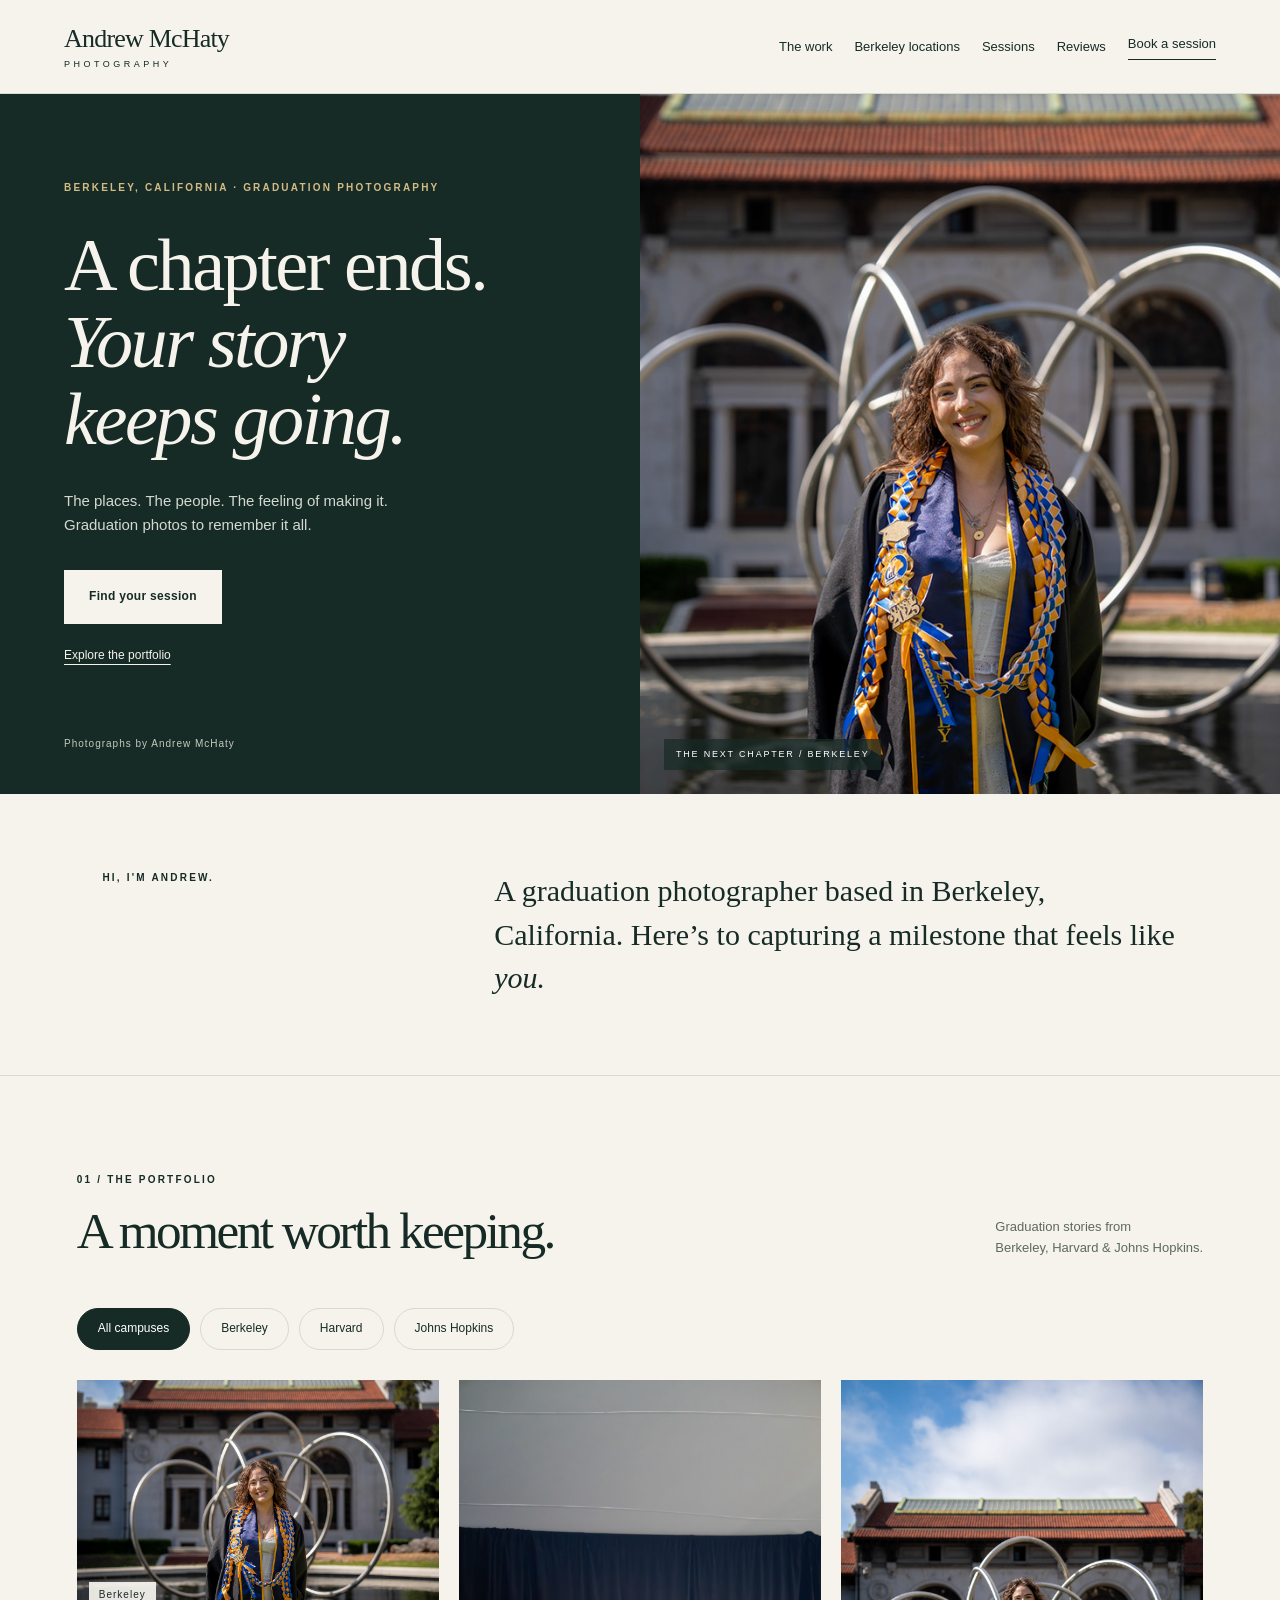
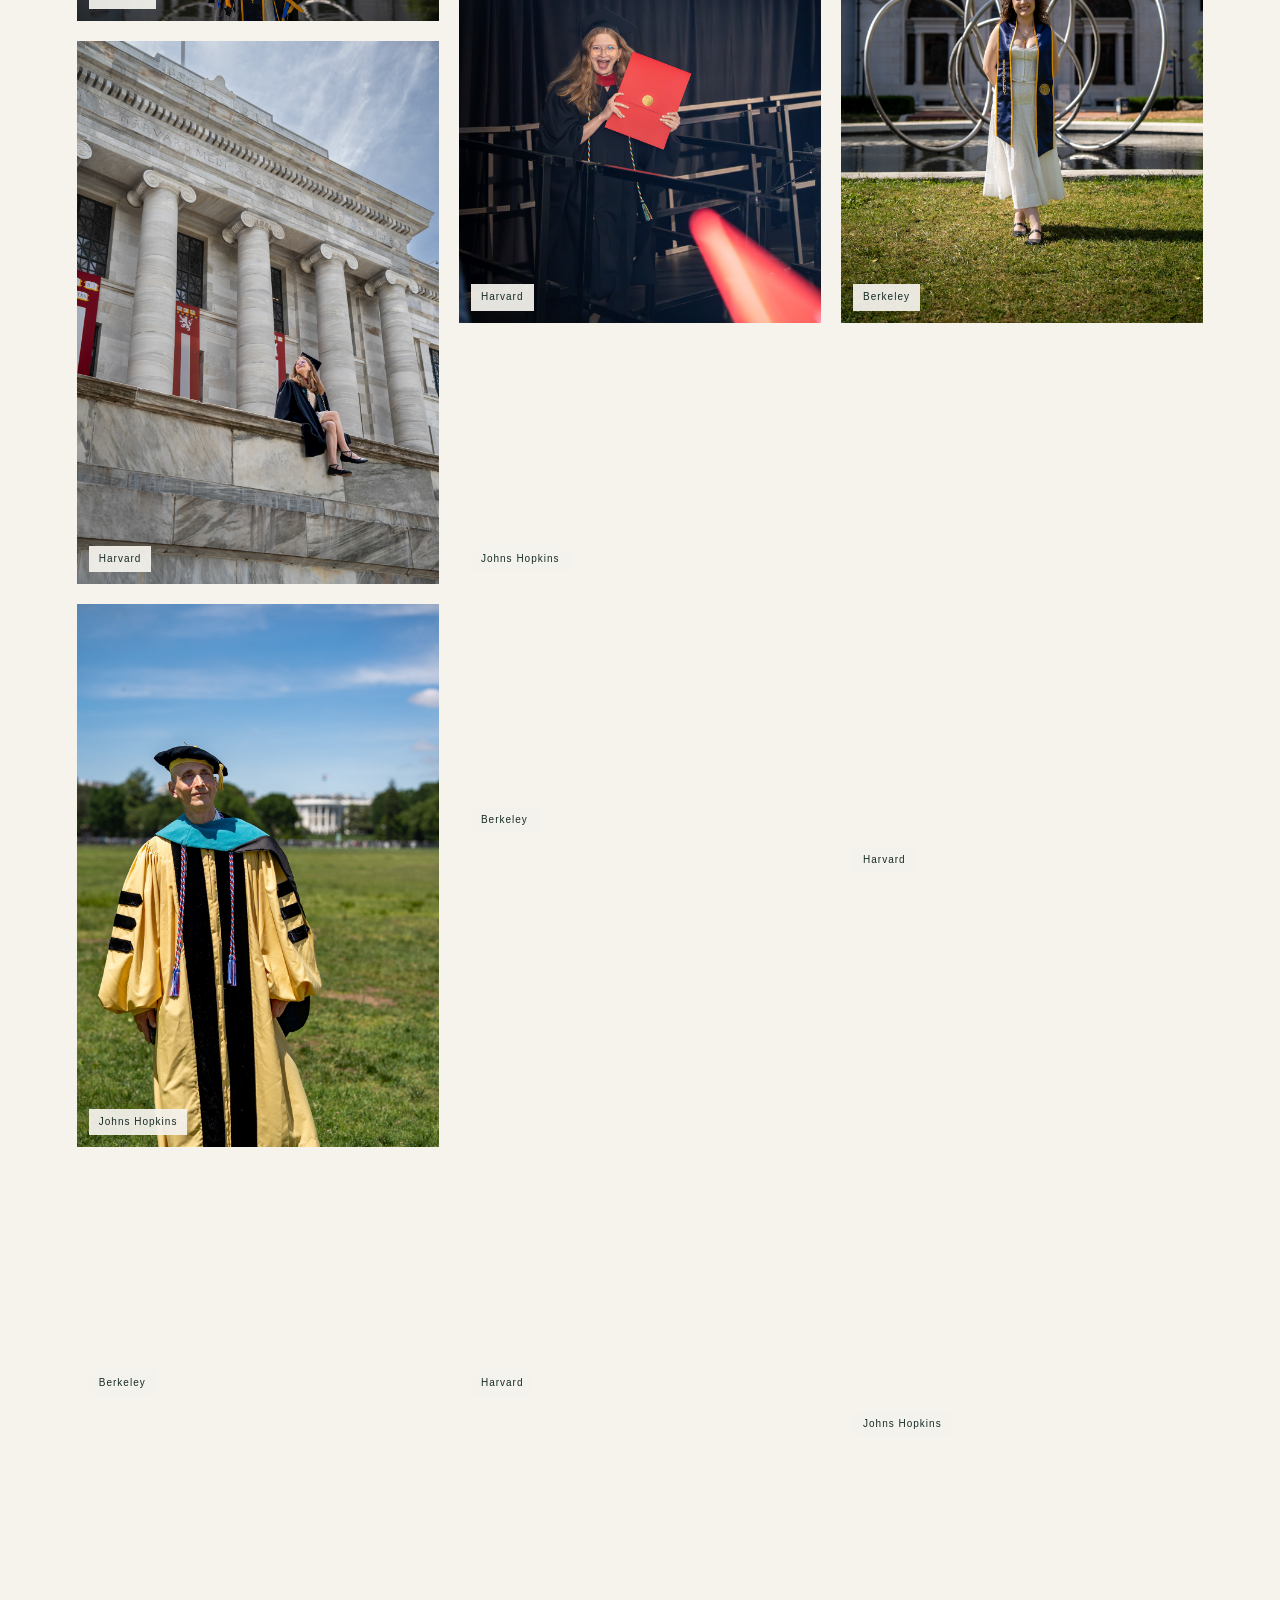
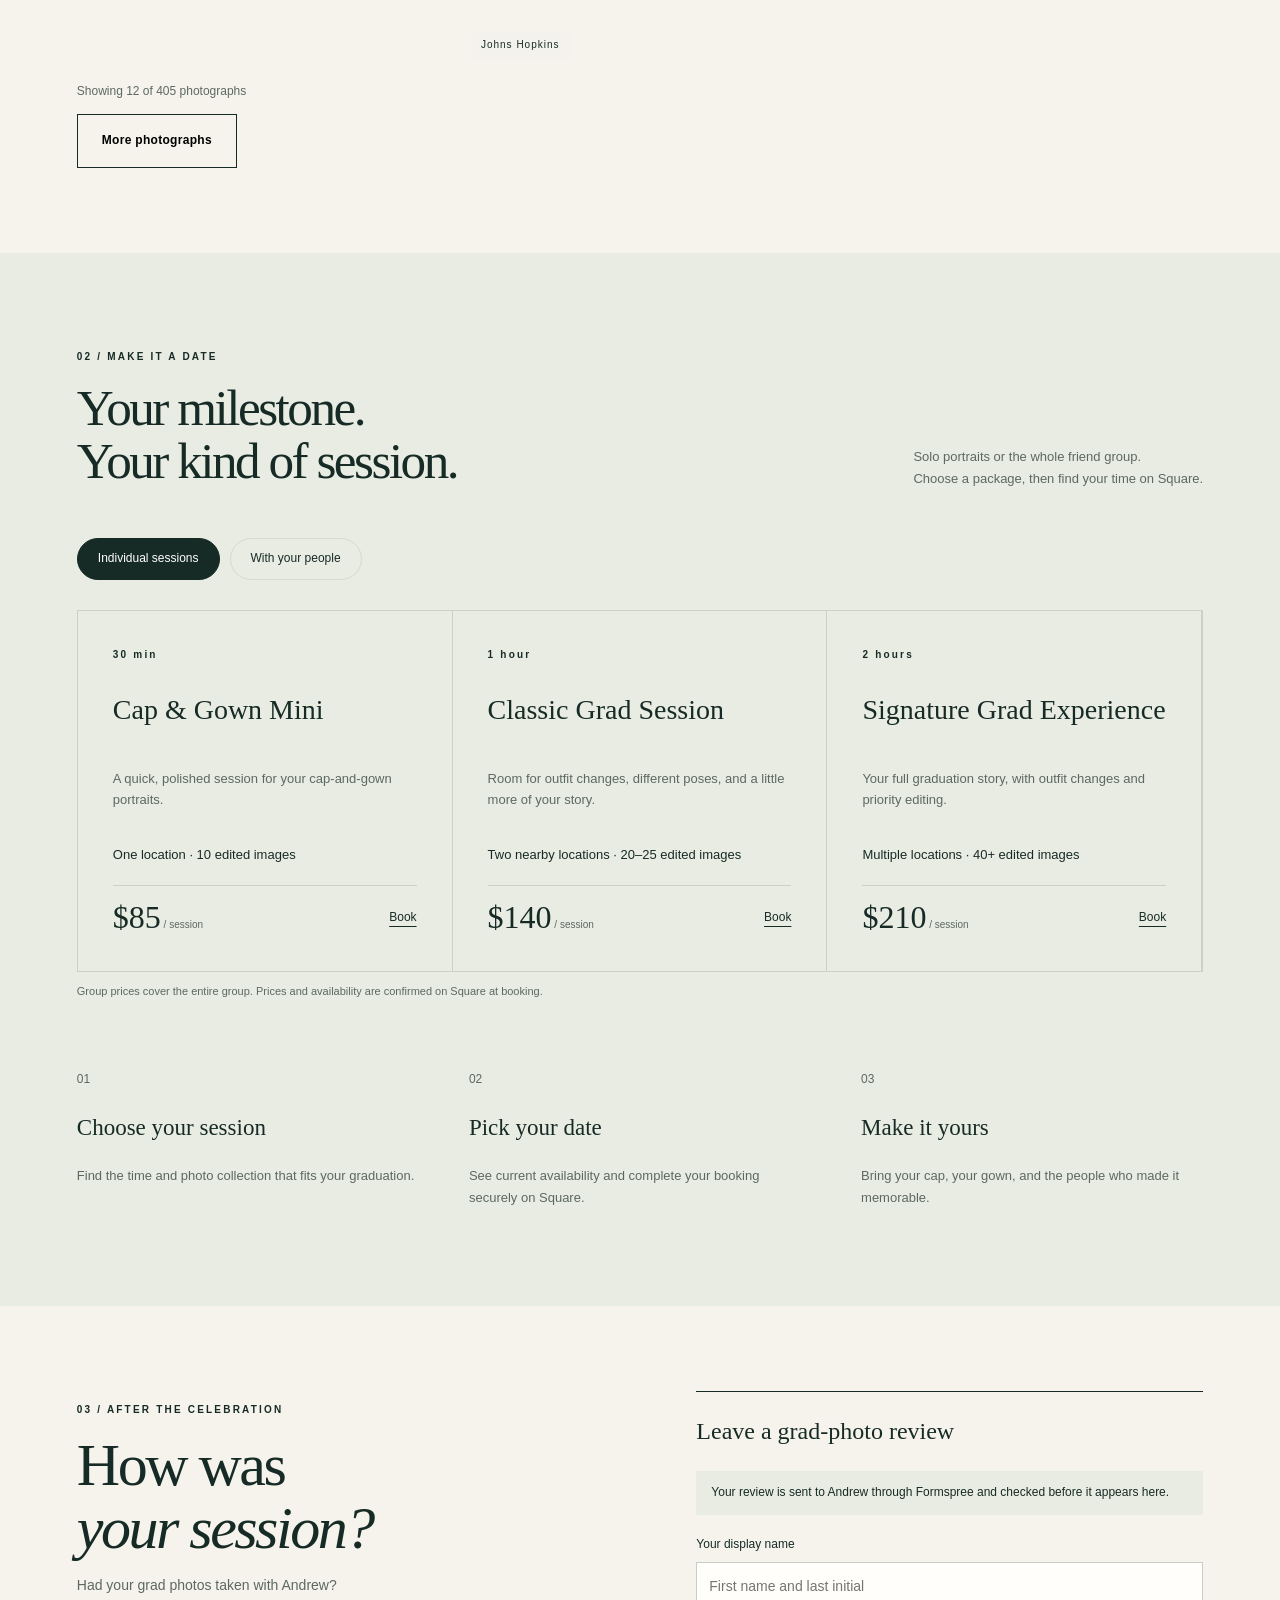
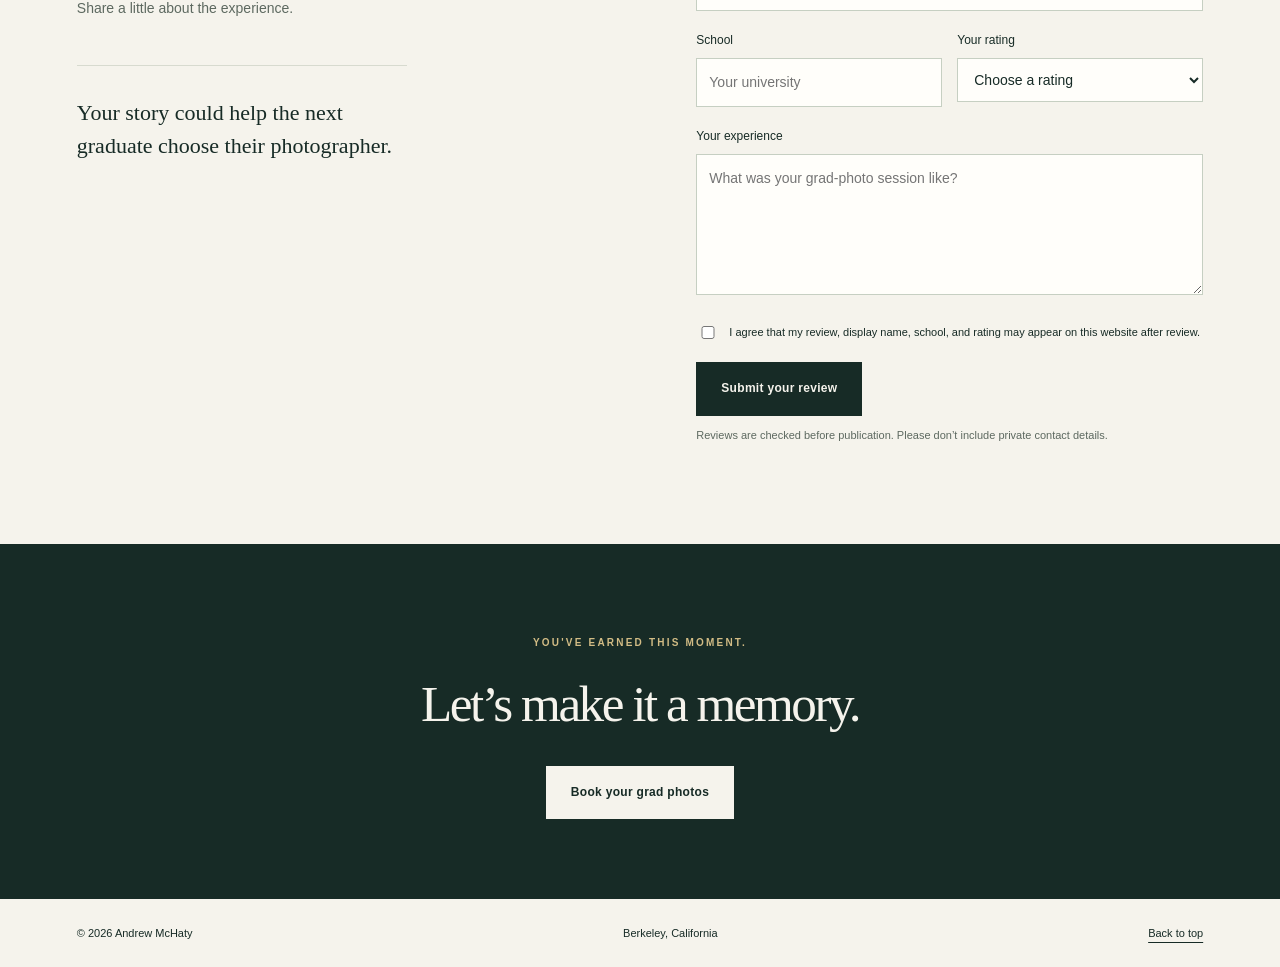
<file: index.html>
<!doctype html><html lang="en"><head><meta charset="utf-8"><meta name="viewport" content="width=device-width,initial-scale=1"><meta name="description" content="Graduation photography by Andrew McHaty, based in Berkeley, California. Explore the portfolio, choose your session, and book with Square."><meta name="theme-color" content="#172b26"><title>Andrew McHaty — Graduation Photography</title><link rel="stylesheet" href="styles.css"><script src="config.js" defer></script><script src="app.js" defer></script></head><body><a class="skip" href="#main">Skip to content</a><header><a class="brand" href="#">Andrew McHaty<span>PHOTOGRAPHY</span></a><nav aria-label="Main navigation"><a href="#work">The work</a><a href="locations.html">Berkeley locations</a><a href="#sessions">Sessions</a><a href="#reviews">Reviews</a><a class="nav-book" href="#sessions">Book a session</a></nav></header><main id="main"><section class="hero"><div class="hero-copy"><p class="eyebrow">BERKELEY, CALIFORNIA · GRADUATION PHOTOGRAPHY</p><h1>A chapter ends.<br><em>Your story<br>keeps going.</em></h1><p>The places. The people. The feeling of making it.<br>Graduation photos to remember it all.</p><a class="button light" href="#sessions">Find your session</a><a class="text-link" href="#work">Explore the portfolio</a><div class="hero-note">Photographs by Andrew McHaty</div></div><div class="hero-photo"><img src="assets/berkeley-1.jpg" alt="A Berkeley graduation portrait by Andrew McHaty" fetchpriority="high"><span>THE NEXT CHAPTER / BERKELEY</span></div></section><section class="intro"><span class="eyebrow">HI, I'M ANDREW.</span><p>A graduation photographer based in Berkeley, California. Here’s to capturing a milestone that feels like <em>you.</em></p></section><section id="work" class="section"><div class="section-heading"><div><p class="eyebrow">01 / THE PORTFOLIO</p><h2>A moment worth keeping.</h2></div><p>Graduation stories from<br>Berkeley, Harvard & Johns Hopkins.</p></div><div class="filters" aria-label="Filter photographs"><button aria-pressed="true" data-school="All">All campuses</button><button aria-pressed="false" data-school="Berkeley">Berkeley</button><button aria-pressed="false" data-school="Harvard">Harvard</button><button aria-pressed="false" data-school="Johns Hopkins">Johns Hopkins</button></div><div id="gallery" class="gallery"></div><p id="gallery-status" role="status"></p><button id="more" class="button outline" hidden>More photographs</button><noscript><p>Enable JavaScript to browse the galleries, or <a href="https://andrewmchaty06ca.myportfolio.com/">visit the original portfolio</a>.</p></noscript></section><section id="sessions" class="section sessions"><div class="section-heading"><div><p class="eyebrow">02 / MAKE IT A DATE</p><h2>Your milestone.<br>Your kind of session.</h2></div><p>Solo portraits or the whole friend group.<br>Choose a package, then find your time on Square.</p></div><div class="filters" aria-label="Session type"><button data-package="Individual" aria-pressed="true">Individual sessions</button><button data-package="Group" aria-pressed="false">With your people</button></div><div class="packages"><article class="package" data-type="Individual"><span class="eyebrow">30 min</span><h3>Cap & Gown Mini</h3><p>A quick, polished session for your cap-and-gown portraits.</p><p class="includes">One location · 10 edited images</p><div class="price"><span>$85<small> / session</small></span><a href="https://book.squareup.com/appointments/7v3powpl4uqphj/location/L8V2BSBK9CNKJ/services/PG3IJKQUWAB6ENH4GYO2BOEB" target="_blank" rel="noopener" aria-label="Book Cap & Gown Mini on Square">Book</a></div></article><article class="package" data-type="Individual"><span class="eyebrow">1 hour</span><h3>Classic Grad Session</h3><p>Room for outfit changes, different poses, and a little more of your story.</p><p class="includes">Two nearby locations · 20–25 edited images</p><div class="price"><span>$140<small> / session</small></span><a href="https://book.squareup.com/appointments/7v3powpl4uqphj/location/L8V2BSBK9CNKJ/services/M57TUXRUELEJL3IGXG7S53CV" target="_blank" rel="noopener" aria-label="Book Classic Grad Session on Square">Book</a></div></article><article class="package" data-type="Individual"><span class="eyebrow">2 hours</span><h3>Signature Grad Experience</h3><p>Your full graduation story, with outfit changes and priority editing.</p><p class="includes">Multiple locations · 40+ edited images</p><div class="price"><span>$210<small> / session</small></span><a href="https://book.squareup.com/appointments/7v3powpl4uqphj/location/L8V2BSBK9CNKJ/services/DLTDJEAZHCG6TDRI4BN2VUSU" target="_blank" rel="noopener" aria-label="Book Signature Grad Experience on Square">Book</a></div></article><article class="package" data-type="Group"><span class="eyebrow">30 min</span><h3>Group Mini</h3><p>A cap-and-gown moment with your friends or roommates at one location.</p><p class="includes">Up to 4 people · 15 edited group photos</p><div class="price"><span>$120<small> / group</small></span><a href="https://book.squareup.com/appointments/7v3powpl4uqphj/location/L8V2BSBK9CNKJ/services/3R3POOOJ2R5B7A2LCYVMIKCX" target="_blank" rel="noopener" aria-label="Book Group Mini on Square">Book</a></div></article><article class="package" data-type="Group"><span class="eyebrow">1 hour</span><h3>Friends & Finals</h3><p>Group and individual photos across one or two locations.</p><p class="includes">Up to 6 people · 30–35 edited images</p><div class="price"><span>$180<small> / group</small></span><a href="https://book.squareup.com/appointments/7v3powpl4uqphj/location/L8V2BSBK9CNKJ/services/UICNL4PDQKHTQ3Z2CI2AZ6EH" target="_blank" rel="noopener" aria-label="Book Friends & Finals on Square">Book</a></div></article><article class="package" data-type="Group"><span class="eyebrow">2 hours</span><h3>Full Squad Grad Session</h3><p>Multiple locations with full-group, small-group, and individual portraits.</p><p class="includes">Up to 10 people · 50+ edited images</p><div class="price"><span>$320<small> / group</small></span><a href="https://book.squareup.com/appointments/7v3powpl4uqphj/location/L8V2BSBK9CNKJ/services/5ICFQWGISFNSEU4ZT4SOBGLJ" target="_blank" rel="noopener" aria-label="Book Full Squad Grad Session on Square">Book</a></div></article></div><p class="fine">Group prices cover the entire group. Prices and availability are confirmed on Square at booking.</p><div class="steps"><div><span>01</span><h3>Choose your session</h3><p>Find the time and photo collection that fits your graduation.</p></div><div><span>02</span><h3>Pick your date</h3><p>See current availability and complete your booking securely on Square.</p></div><div><span>03</span><h3>Make it yours</h3><p>Bring your cap, your gown, and the people who made it memorable.</p></div></div></section><section id="reviews" class="section reviews"><div><p class="eyebrow">03 / AFTER THE CELEBRATION</p><h2>How was<br><em>your session?</em></h2><p>Had your grad photos taken with Andrew?<br>Share a little about the experience.</p><div id="published-reviews"><p class="empty">Your story could help the next graduate choose their photographer.</p></div></div><form id="review-form"><h3>Leave a grad-photo review</h3><p id="review-setup" class="notice">Review submissions are not open yet. Please check back soon.</p><label for="name">Your display name</label><input id="name" name="name" maxlength="80" autocomplete="name" required placeholder="First name and last initial"><div class="form-row"><div><label for="school">School</label><input id="school" name="school" maxlength="100" placeholder="Your university" required></div><div><label for="rating">Your rating</label><select id="rating" name="rating" required><option value="">Choose a rating</option><option value="5">★★★★★ — 5</option><option value="4">★★★★ — 4</option><option value="3">★★★ — 3</option><option value="2">★★ — 2</option><option value="1">★ — 1</option></select></div></div><label for="review">Your experience</label><textarea id="review" name="review" rows="5" maxlength="3000" minlength="15" required placeholder="What was your grad-photo session like?"></textarea><label class="consent"><input type="checkbox" name="publication_consent" value="yes" required><span>I agree that my review, display name, school, and rating may appear on this website after review.</span></label><div class="trap" aria-hidden="true"><label>Leave this blank<input name="_gotcha" tabindex="-1" autocomplete="off"></label></div><button id="submit-review" class="button dark" type="submit" disabled>Submit your review</button><p class="fine">Reviews are checked before publication. Please don’t include private contact details.</p><p id="form-status" role="status" aria-live="polite"></p></form></section><section class="closing"><p class="eyebrow">YOU'VE EARNED THIS MOMENT.</p><h2>Let’s make it a memory.</h2><a class="button light" href="https://book.squareup.com/appointments/7v3powpl4uqphj/location/L8V2BSBK9CNKJ/services" target="_blank" rel="noopener">Book your grad photos</a></section></main><footer><span>© <span id="year">2026</span> Andrew McHaty</span><span>Berkeley, California</span><a href="#">Back to top</a></footer><dialog id="lightbox"><button id="close-photo" aria-label="Close photograph">×</button><img alt=""><p></p><div><button id="previous" aria-label="Previous photograph">Previous</button><button id="next" aria-label="Next photograph">Next</button></div></dialog></body></html>
</file>
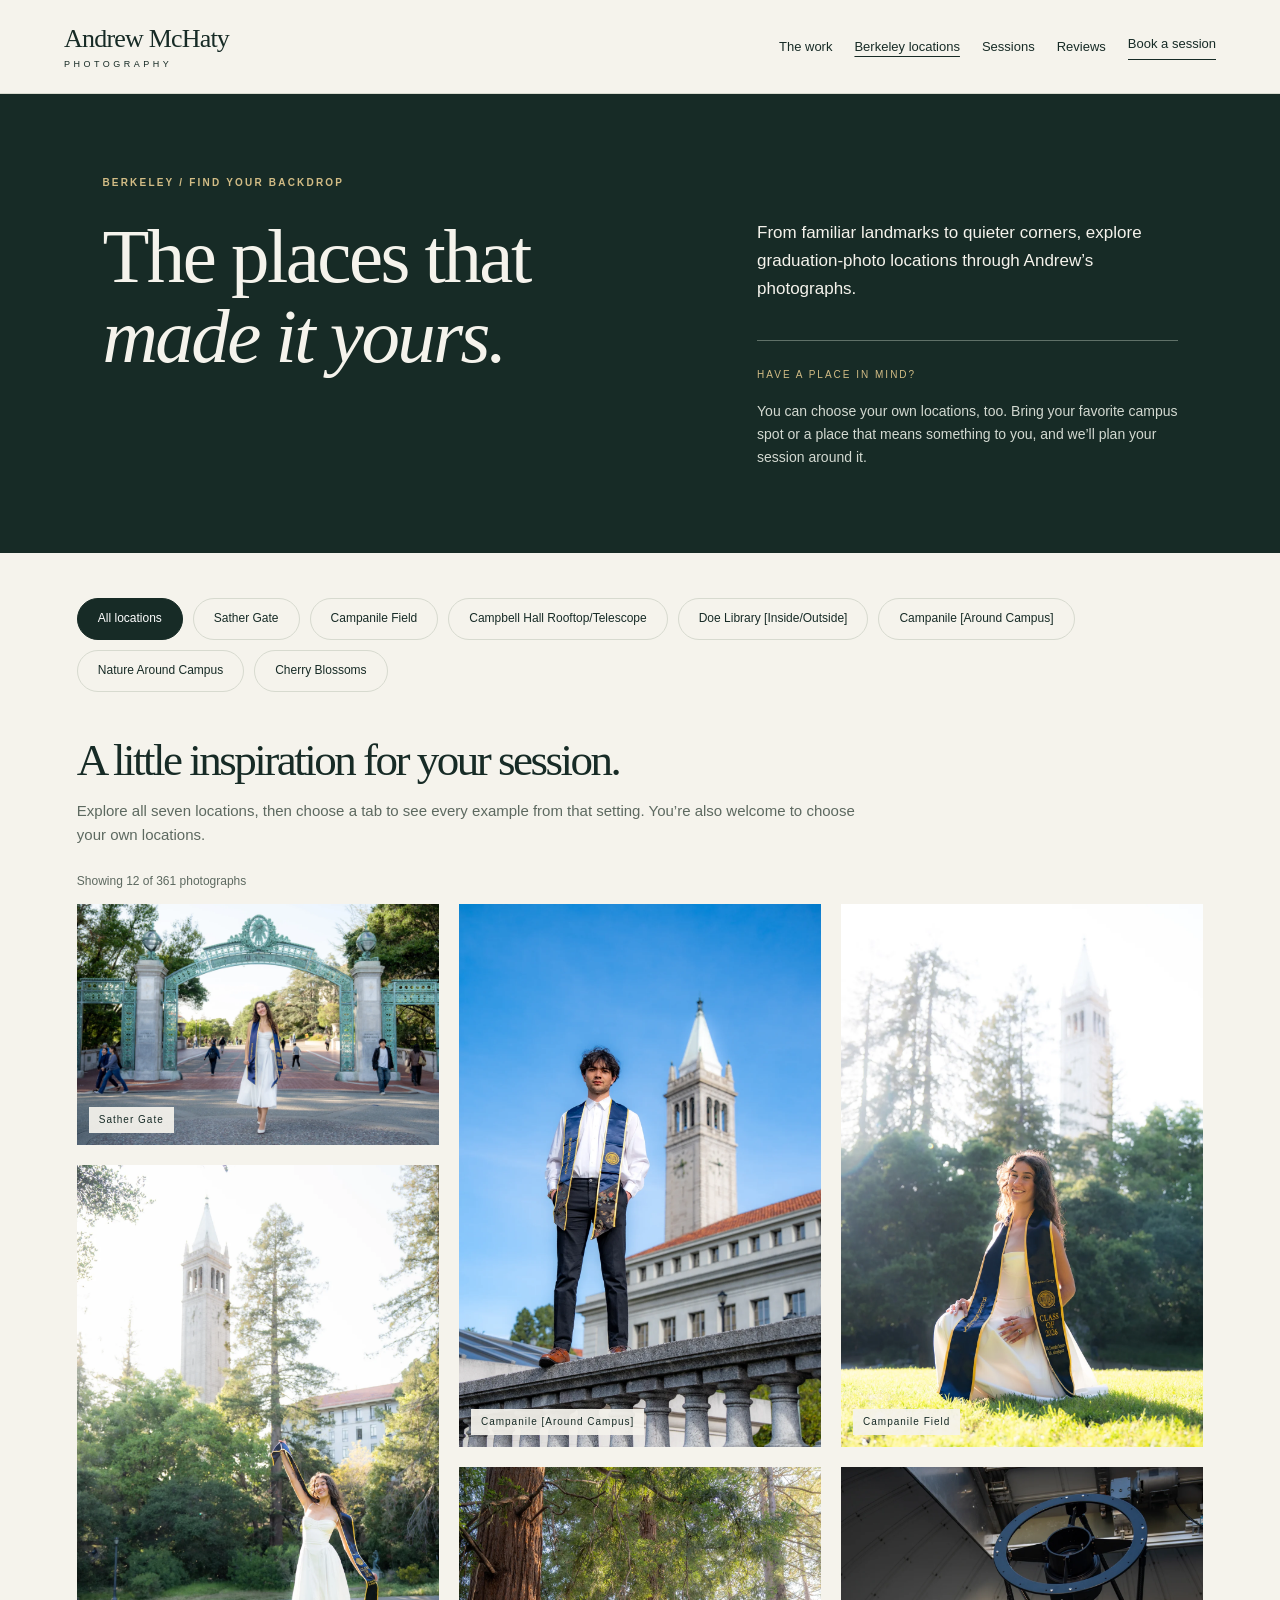
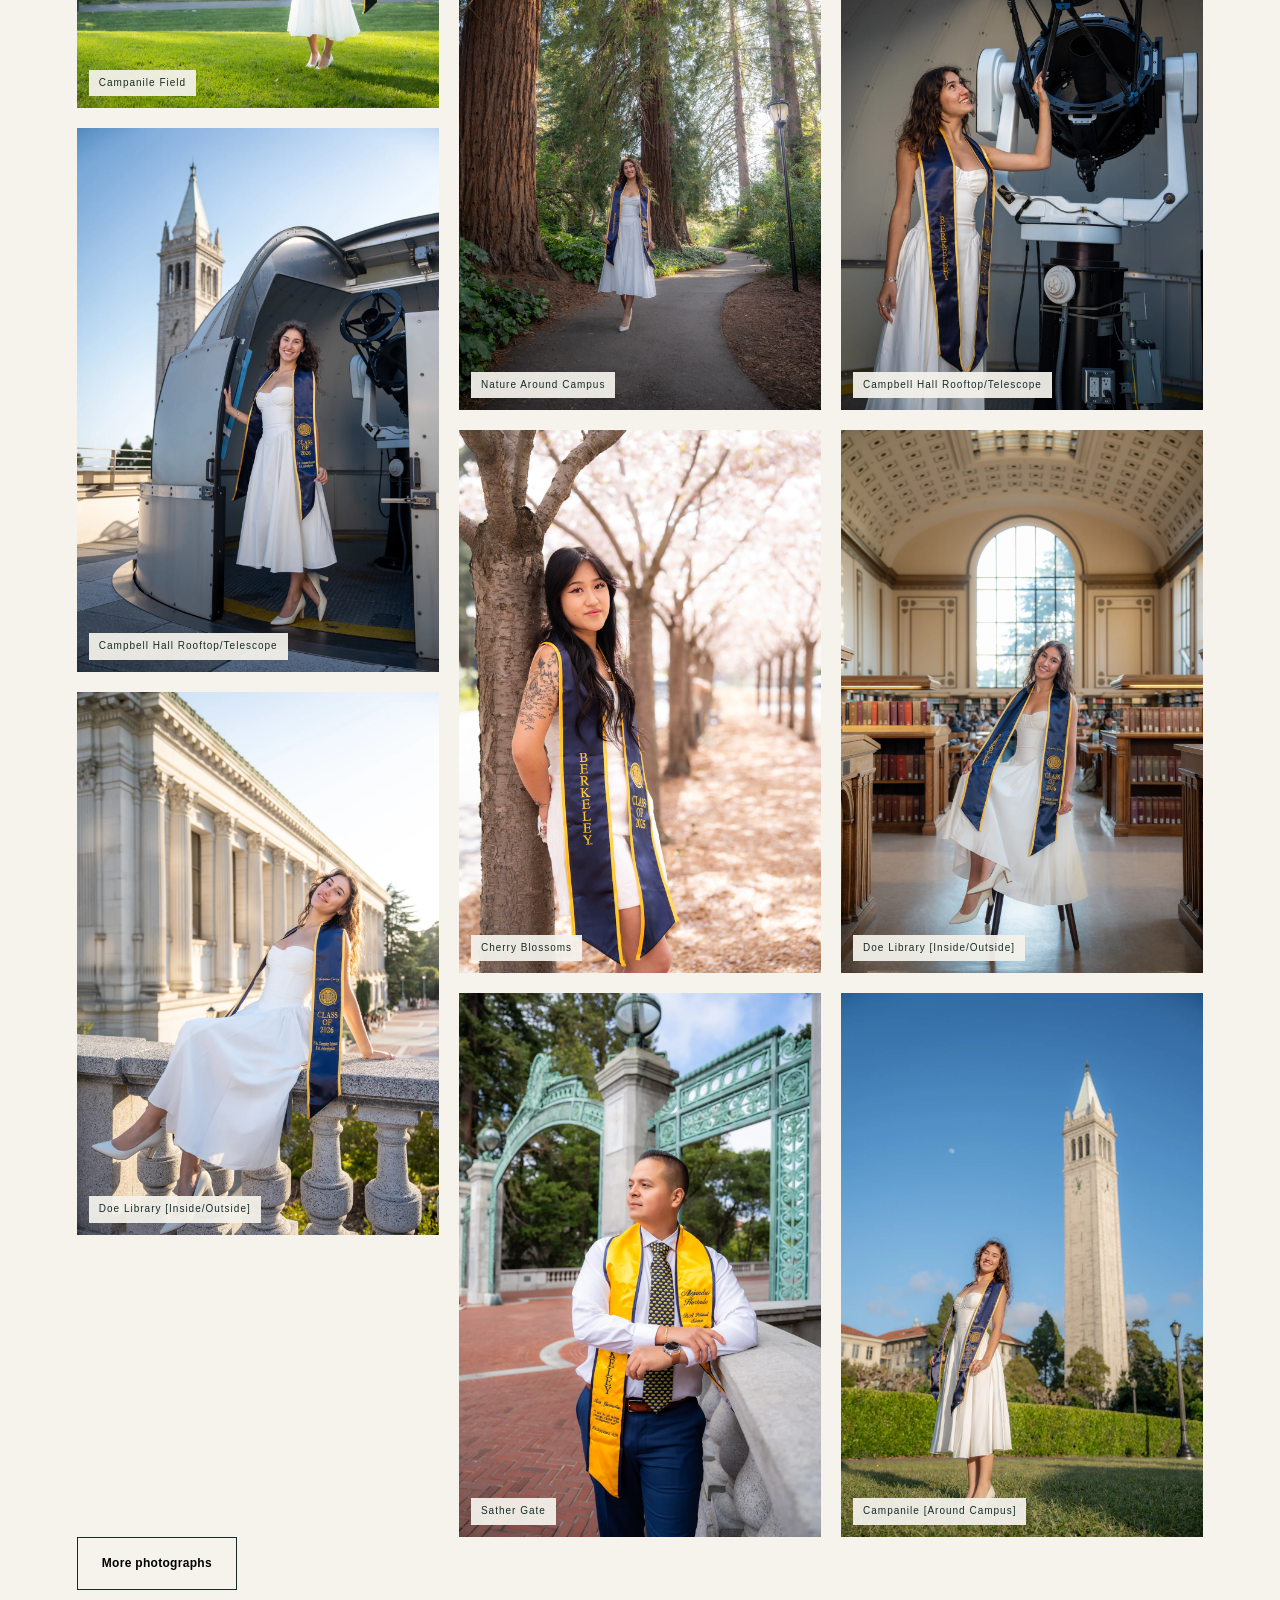
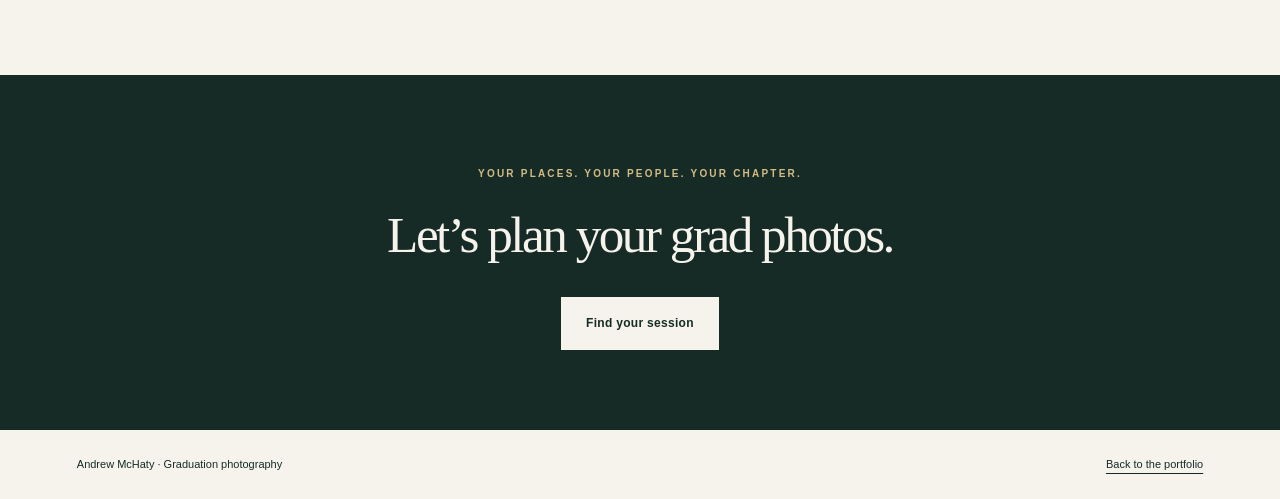
<file: locations.html>
<!doctype html><html lang="en"><head><meta charset="utf-8"><meta name="viewport" content="width=device-width,initial-scale=1"><title>Berkeley Photo Locations — Andrew McHaty</title><meta name="description" content="Find your Berkeley graduation photo locations: Sather Gate, the Campanile, Doe Library, campus nature, and more. You can choose your own locations too."><link rel="stylesheet" href="styles.css"><link rel="stylesheet" href="locations.css"><script src="locations.js" defer></script></head><body><a class="skip" href="#main">Skip to content</a><header><a class="brand" href="index.html">Andrew McHaty<span>PHOTOGRAPHY</span></a><nav aria-label="Main navigation"><a href="index.html#work">The work</a><a href="locations.html" aria-current="page">Berkeley locations</a><a href="index.html#sessions">Sessions</a><a href="index.html#reviews">Reviews</a><a class="nav-book" href="index.html#sessions">Book a session</a></nav></header><main id="main"><section class="location-intro"><p class="eyebrow">BERKELEY / FIND YOUR BACKDROP</p><h1>The places that<br><em>made it yours.</em></h1><p>From familiar landmarks to quieter corners, explore graduation-photo locations through Andrew’s photographs.</p><div class="own-location"><span>HAVE A PLACE IN MIND?</span><p>You can choose your own locations, too. Bring your favorite campus spot or a place that means something to you, and we’ll plan your session around it.</p></div></section><section class="section location-section"><div id="location-filters" class="filters" aria-label="Berkeley photo locations"></div><div id="location-description" class="location-description"></div><p id="location-status" role="status" aria-live="polite"></p><div id="location-gallery" class="gallery"></div><button id="location-more" class="button outline" hidden>More photographs</button><noscript><p>Enable JavaScript to explore the location galleries.</p></noscript></section><section class="closing"><p class="eyebrow">YOUR PLACES. YOUR PEOPLE. YOUR CHAPTER.</p><h2>Let’s plan your grad photos.</h2><a class="button light" href="index.html#sessions">Find your session</a></section></main><footer><span>Andrew McHaty · Graduation photography</span><a href="index.html#work">Back to the portfolio</a></footer><dialog id="location-lightbox"><button id="location-close" aria-label="Close photograph">×</button><img alt=""><p></p><div><button id="location-previous">Previous</button><button id="location-next">Next</button></div></dialog></body></html>
</file>
<file: styles.css>
:root{--ink:#172b26;--paper:#f5f3ec;--line:#d7dacf;--muted:#5d6960;--gold:#d2bc85}*{box-sizing:border-box}html{scroll-behavior:smooth;scroll-padding-top:100px}body{margin:0;background:var(--paper);color:var(--ink);font:15px/1.65 Arial,sans-serif}a{color:inherit}button,input,textarea,select{font:inherit}button,a,input,select,textarea{-webkit-tap-highlight-color:transparent}button,a{touch-action:manipulation}button{cursor:pointer}a{text-underline-offset:5px}button:focus-visible,a:focus-visible,input:focus-visible,textarea:focus-visible,select:focus-visible{outline:3px solid #9a7533;outline-offset:4px}.skip{position:absolute;top:-100px}.skip:focus{top:10px;z-index:99;background:white;padding:15px}header{padding:24px 5%;display:flex;justify-content:space-between;align-items:center;border-bottom:1px solid var(--line)}.brand{text-decoration:none;font:26px Georgia,serif;letter-spacing:-.8px}.brand span{display:block;font:9px Arial,sans-serif;letter-spacing:3.5px;margin-top:5px}nav{display:flex;gap:32px;align-items:center;font-size:13px}nav a{text-decoration:none}.nav-book{border-bottom:1px solid;padding-bottom:5px}.hero{display:grid;grid-template-columns:1fr 1fr;background:var(--ink);color:var(--paper);min-height:700px}.hero-copy{padding:75px 10% 35px}.eyebrow{font-size:10px;letter-spacing:2.2px;font-weight:600;line-height:1.8}.hero .eyebrow{color:var(--gold)}h1,h2{font-family:Georgia,serif;font-weight:400;line-height:1.04;letter-spacing:-2.5px}h1{font-size:clamp(48px,5.8vw,88px);margin:30px 0}em{font-weight:400}.hero-copy>p:not(.eyebrow){color:#d3d9d1;font-size:15px;margin-bottom:32px}.button{display:inline-flex;gap:30px;align-items:center;justify-content:center;border:1px solid transparent;padding:16px 24px;text-decoration:none;font-size:12px;font-weight:600;letter-spacing:.3px}.light{background:var(--paper);color:var(--ink)}.dark{background:var(--ink);color:var(--paper)}.outline{background:transparent;border-color:var(--ink)}.text-link{display:block;width:max-content;margin-top:22px;font-size:12px}.hero-note{margin-top:70px;font-size:10px;letter-spacing:1px;color:#c3c9bf}.hero-photo{position:relative;min-height:600px}.hero-photo img{width:100%;height:100%;position:absolute;object-fit:cover;object-position:center 35%}.hero-photo span{position:absolute;bottom:24px;left:24px;color:white;background:#172b26b5;padding:8px 12px;font-size:9px;letter-spacing:1.8px}.intro{padding:75px 8%;display:grid;grid-template-columns:1fr 2fr;gap:50px;border-bottom:1px solid var(--line)}.intro p{font:30px/1.45 Georgia,serif;margin:0;max-width:750px}.section{padding:85px 6%}.section-heading{display:flex;justify-content:space-between;align-items:end;gap:30px;margin-bottom:36px}.section-heading>p{font-size:13px;color:var(--muted)}h2{font-size:clamp(36px,4vw,58px);margin:15px 0}h3{font-family:Georgia,serif;font-weight:400;font-size:24px;line-height:1.25}.filters{display:flex;gap:10px;flex-wrap:wrap;margin:30px 0}.filters button{border:1px solid var(--line);border-radius:50px;padding:10px 20px;background:transparent;color:var(--ink);font-size:12px}.filters button[aria-pressed=true]{background:var(--ink);border-color:var(--ink);color:white}.gallery{columns:3;column-gap:20px}.photo{width:100%;display:block;border:0;background:none;padding:0;margin:0 0 20px;position:relative;overflow:hidden;break-inside:avoid}.photo img{display:block;width:100%;height:auto;transition:transform .35s}.photo:hover img{transform:scale(1.025)}.photo span{position:absolute;bottom:12px;left:12px;background:#f5f3ecee;padding:5px 10px;font-size:10px;letter-spacing:1px;color:var(--ink)}#gallery-status{font-size:12px;color:var(--muted)}.sessions{background:#e9ece3}.packages{display:grid;grid-template-columns:repeat(3,1fr);border:1px solid #cbd1c4}.package{padding:35px;border-right:1px solid #cbd1c4;display:flex;flex-direction:column}.package:last-child{border:0}.package h3{font-size:28px}.package p{color:var(--muted);font-size:13px}.package .includes{margin-top:auto;padding:20px 0;border-bottom:1px solid #cbd1c4;color:var(--ink)}.price{display:flex;justify-content:space-between;align-items:center}.price>span{font:32px Georgia,serif}.price small{font:10px Arial,sans-serif;color:var(--muted)}.price a{font-size:12px}.fine{font-size:11px;color:var(--muted);line-height:1.6}.steps{display:grid;grid-template-columns:repeat(3,1fr);gap:50px;margin-top:65px}.steps span{font-size:12px;color:var(--muted)}.steps h3{font-size:23px}.steps p{font-size:13px;color:var(--muted)}.reviews{display:grid;grid-template-columns:1fr 1fr;gap:10%;align-items:start}.reviews>div>p:not(.eyebrow){color:var(--muted);font-size:14px}.reviews h2{font-size:60px}form{border-top:1px solid var(--ink)}form h3{margin-bottom:25px}label{display:block;font-size:12px;margin:20px 0 7px}input,select,textarea{width:100%;border:1px solid #c6cfc2;border-radius:0;padding:12px;background:#fffefa;color:var(--ink);font-size:14px}textarea{resize:vertical}.form-row{display:grid;grid-template-columns:1fr 1fr;gap:15px}.consent{display:flex;gap:10px;font-size:11px;align-items:start;margin:20px 0}.consent input{width:16px;flex-shrink:0;margin-top:3px}.trap{position:absolute;left:-9999px}.notice{font-size:12px;padding:12px 15px;background:#e9ece3}button:disabled{opacity:.5;cursor:not-allowed}.empty{border-top:1px solid var(--line);padding-top:30px;margin-top:45px;font:22px/1.5 Georgia,serif;max-width:330px}.review-card{border-top:1px solid var(--line);padding:24px 0}.review-card blockquote{margin:12px 0;font:22px/1.5 Georgia,serif;white-space:pre-wrap;overflow-wrap:anywhere}.review-card p{font-size:12px}.closing{background:var(--ink);color:var(--paper);text-align:center;padding:80px 20px}.closing h2{margin:25px 0 35px}.closing .eyebrow{color:var(--gold)}footer{display:flex;justify-content:space-between;gap:15px;padding:25px 6%;font-size:11px}dialog{border:0;background:var(--ink);color:white;max-width:95vw;width:1000px;padding:40px 25px 20px}dialog::backdrop{background:#000d}dialog img{width:100%;height:70vh;object-fit:contain}dialog p{text-align:center;font-size:12px}dialog div{display:flex;justify-content:space-between}dialog button{background:none;color:white;border:1px solid #728078;padding:8px 15px}#close-photo{position:absolute;right:10px;top:5px;border:0;font-size:28px}[hidden]{display:none!important}@media(min-width:1600px){body{max-width:1800px;margin:auto}}@media(max-width:800px){header{padding:18px 5%}.brand{font-size:21px}nav{gap:14px;font-size:11px}.nav-book{display:none}.hero{min-height:0}.hero-copy{padding:45px 8%}.hero-note{margin-top:35px}.hero-photo{min-height:500px}h1{font-size:51px}.hero-copy>p:not(.eyebrow){font-size:13px}.intro{padding:45px 6%;gap:20px}.intro p{font-size:24px}.section{padding:55px 5%}.package{padding:22px}.packages{grid-template-columns:1fr}.package{border-right:0;border-bottom:1px solid #cbd1c4}.steps{gap:25px}.reviews{gap:6%}.reviews h2{font-size:44px}}@media(max-width:560px){.hero{grid-template-columns:1fr}.hero-copy{padding:40px 7%}.hero h1{font-size:58px}.hero-photo{height:470px;min-height:0}.hero-note{display:none}.hero .text-link{margin-bottom:0}.intro{grid-template-columns:1fr;gap:15px}.section-heading{display:block}.section-heading>p br{display:none}.gallery{columns:2;column-gap:10px}.photo{margin-bottom:10px}.photo span{font-size:8px;left:6px;bottom:6px;padding:4px 6px}.filters{gap:7px}.filters button{font-size:11px;padding:9px 13px}.steps{grid-template-columns:1fr;gap:18px}.steps h3{margin:8px 0}.steps p{margin:0}.reviews{grid-template-columns:1fr;gap:40px}.reviews h2{font-size:48px}.empty{max-width:none}.closing h2{font-size:43px}footer{flex-wrap:wrap}.brand span{font-size:8px;letter-spacing:2px}nav{gap:12px}.form-row{grid-template-columns:1fr}.form-row label{margin-top:16px}}@media(prefers-reduced-motion:reduce){html{scroll-behavior:auto}.photo img{transition:none}}

header nav{gap:22px}@media(max-width:800px){header{flex-wrap:wrap;gap:18px}header nav{flex-wrap:wrap;gap:16px}}
</file>
<file: locations.css>
.location-intro{background:var(--ink);color:var(--paper);padding:70px 8%;display:grid;grid-template-columns:1.25fr 1fr;column-gap:12%}.location-intro>.eyebrow{grid-column:1/-1;color:var(--gold)}.location-intro h1{grid-row:2/4;font-size:clamp(48px,6vw,84px);margin:15px 0}.location-intro>p:not(.eyebrow){align-self:end;font-size:17px;max-width:480px}.own-location{border-top:1px solid #607168;margin-top:20px;padding-top:20px}.own-location span{font-size:10px;letter-spacing:2px;color:var(--gold)}.own-location p{font-size:14px;color:#d3d9d1}.location-section{padding-top:45px}.location-section .filters{margin-top:0}.location-description{max-width:800px;margin:45px 0 24px}.location-description h2{font-size:45px}.location-description p{color:var(--muted)}#location-status{font-size:12px;color:var(--muted)}#location-close{position:absolute;right:10px;top:5px;border:0;font-size:28px}nav a[aria-current=page]{text-decoration:underline}header nav{gap:22px}@media(max-width:800px){header{flex-wrap:wrap;gap:20px}header nav{flex-wrap:wrap;gap:16px}.location-intro{grid-template-columns:1fr;padding:45px 6%}.location-intro h1{grid-row:auto}.location-intro>p:not(.eyebrow){font-size:15px}.location-description h2{font-size:36px}}
</file>
